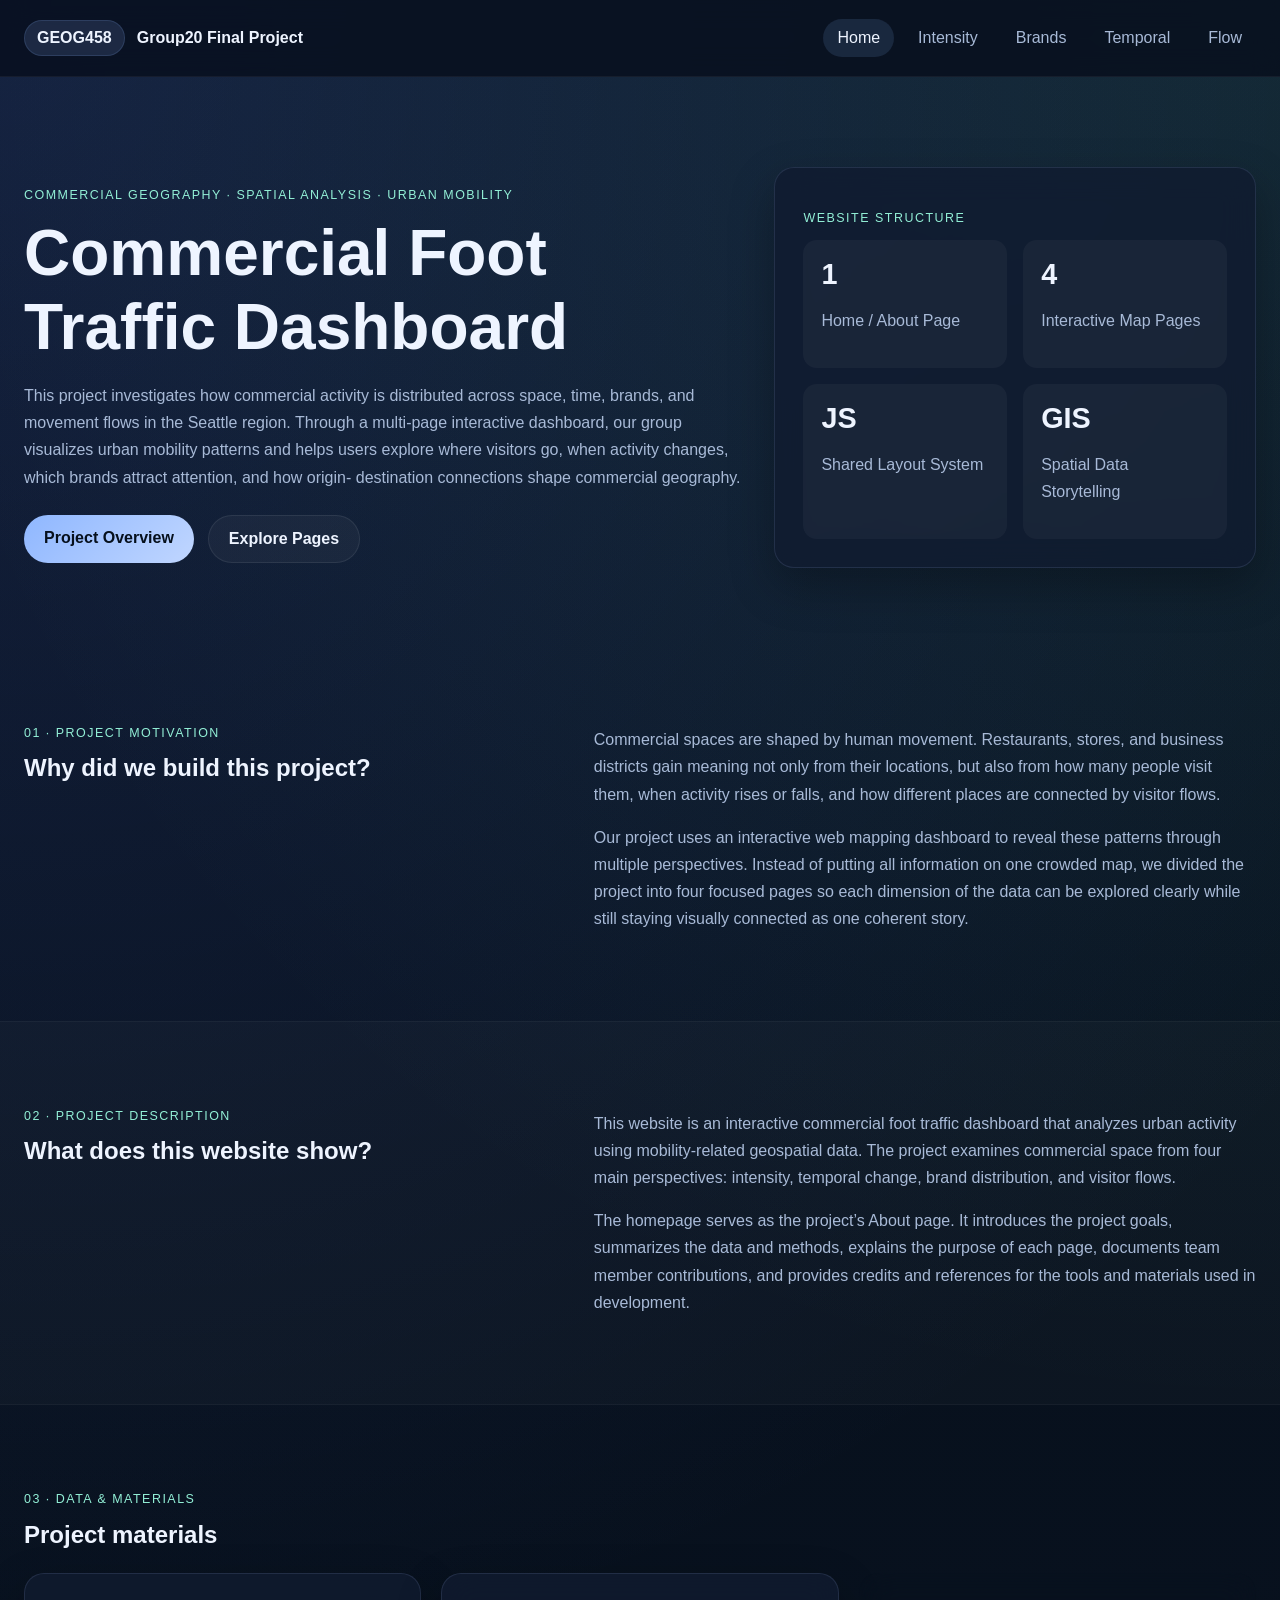
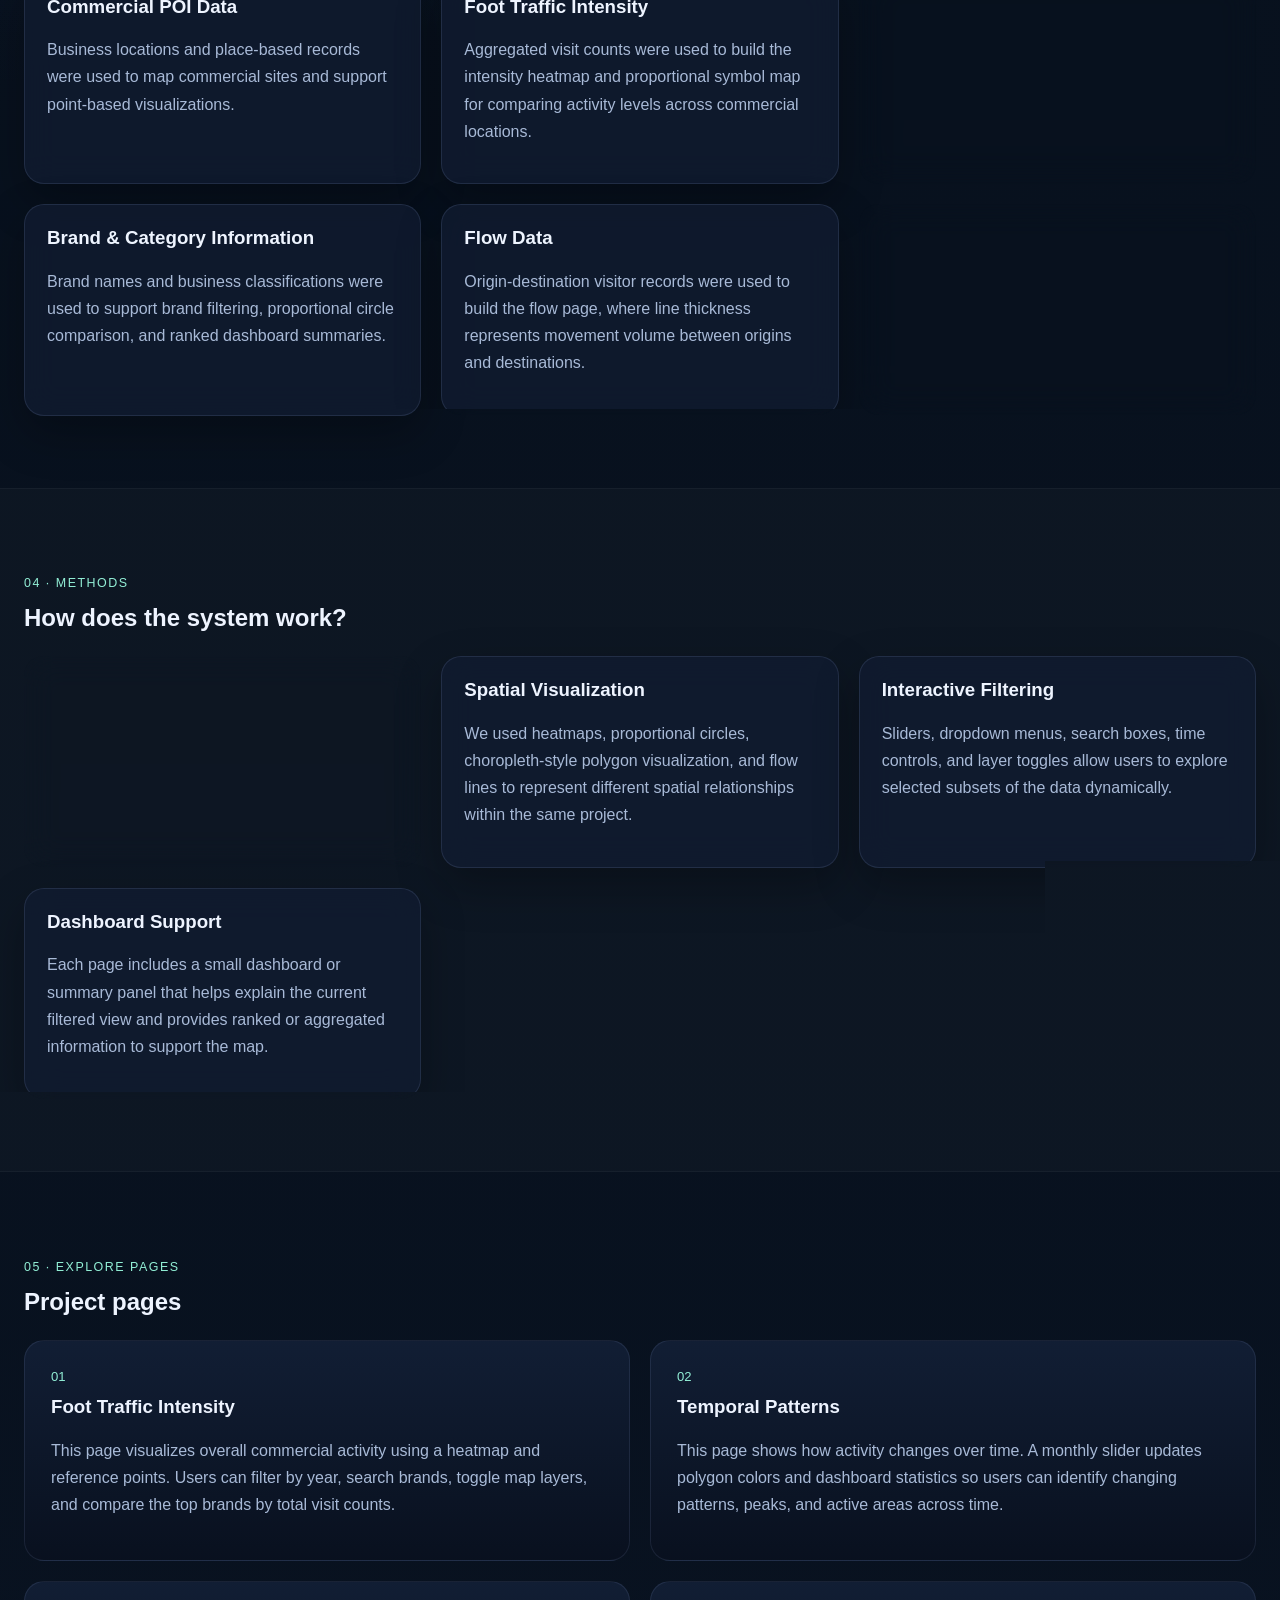
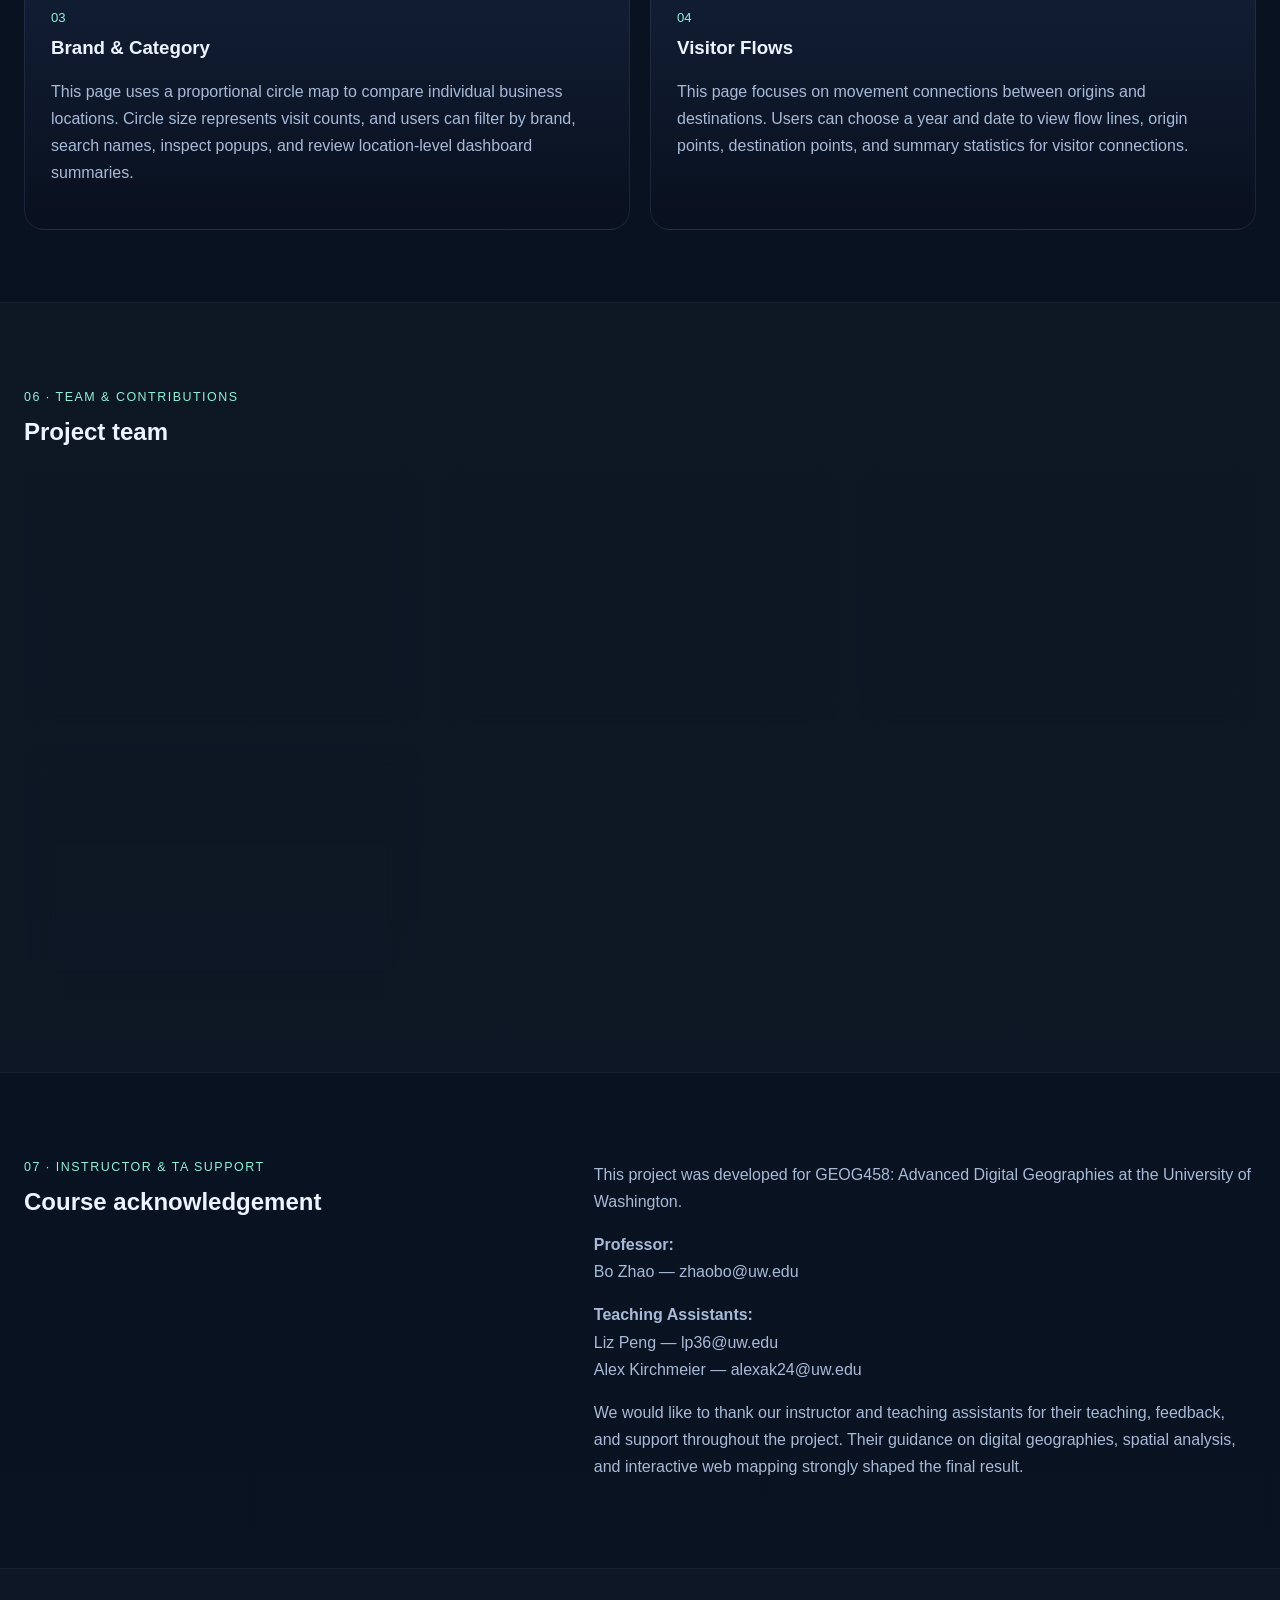
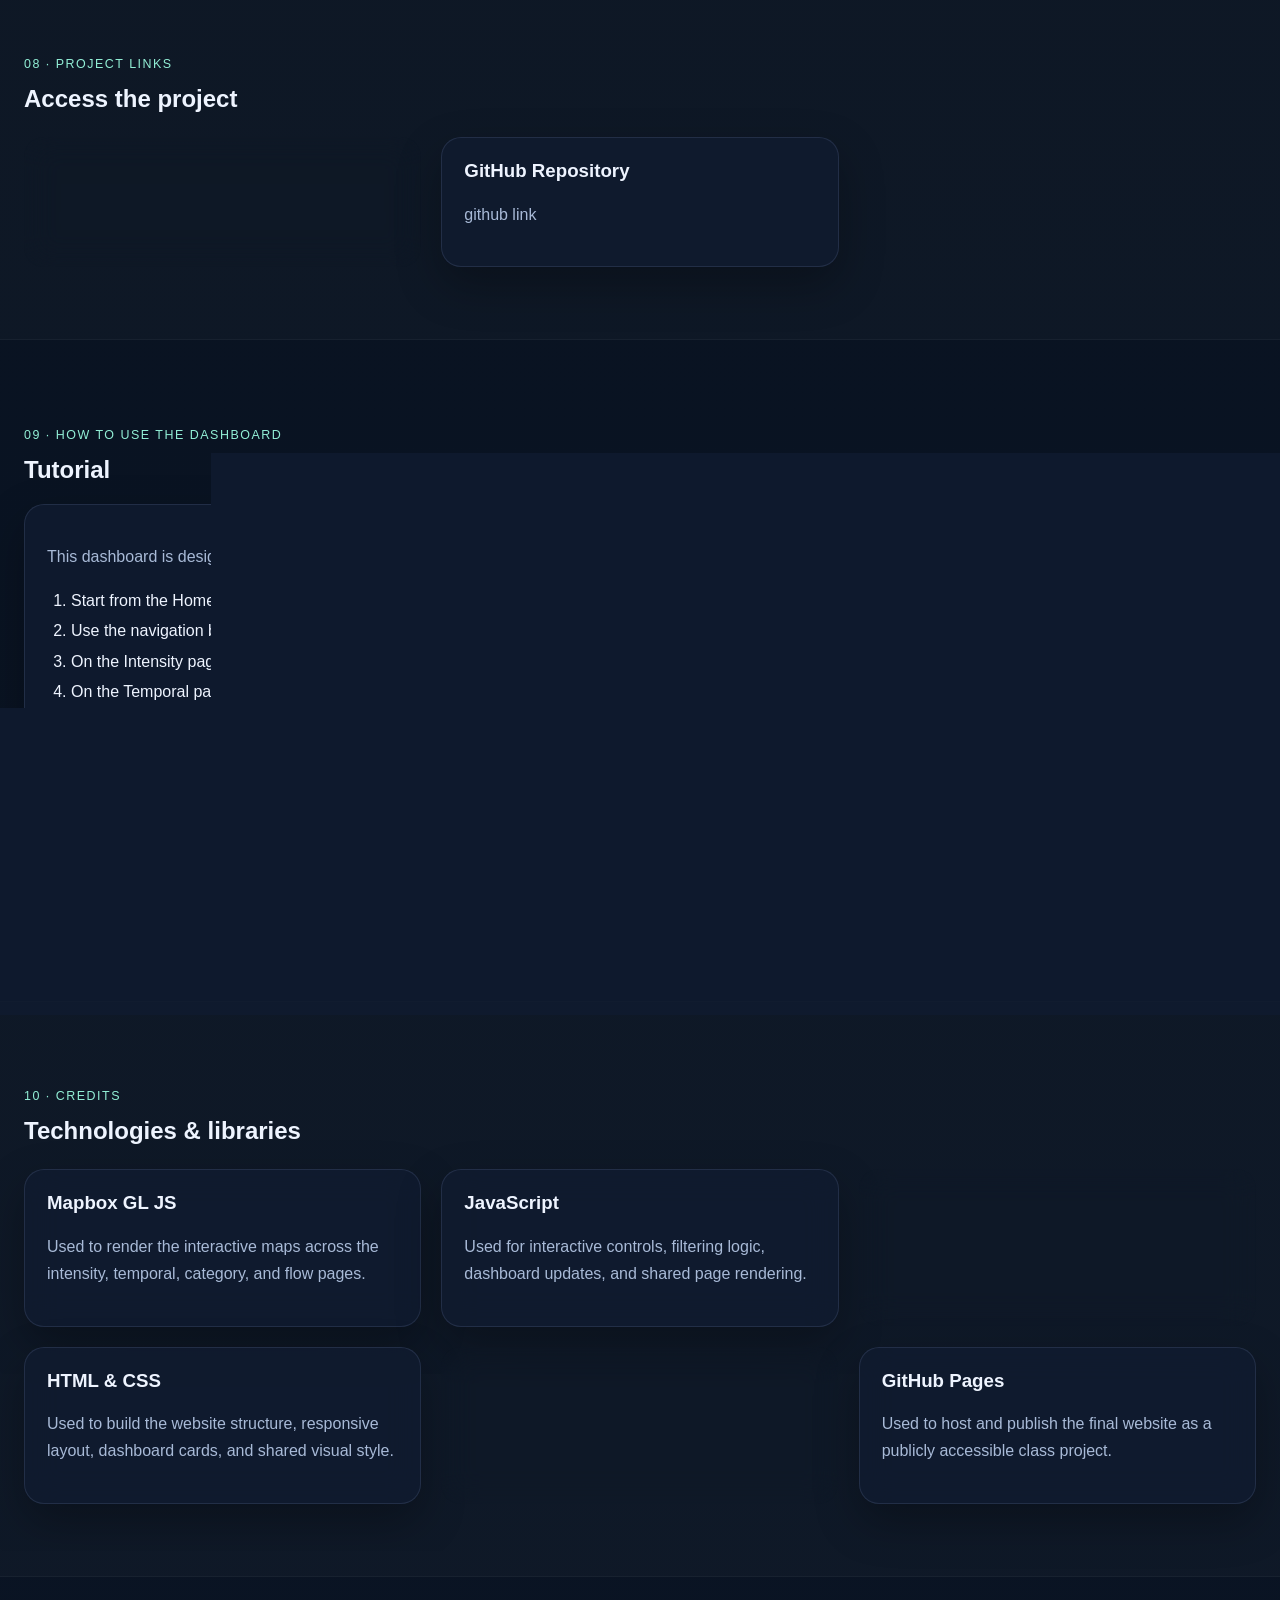
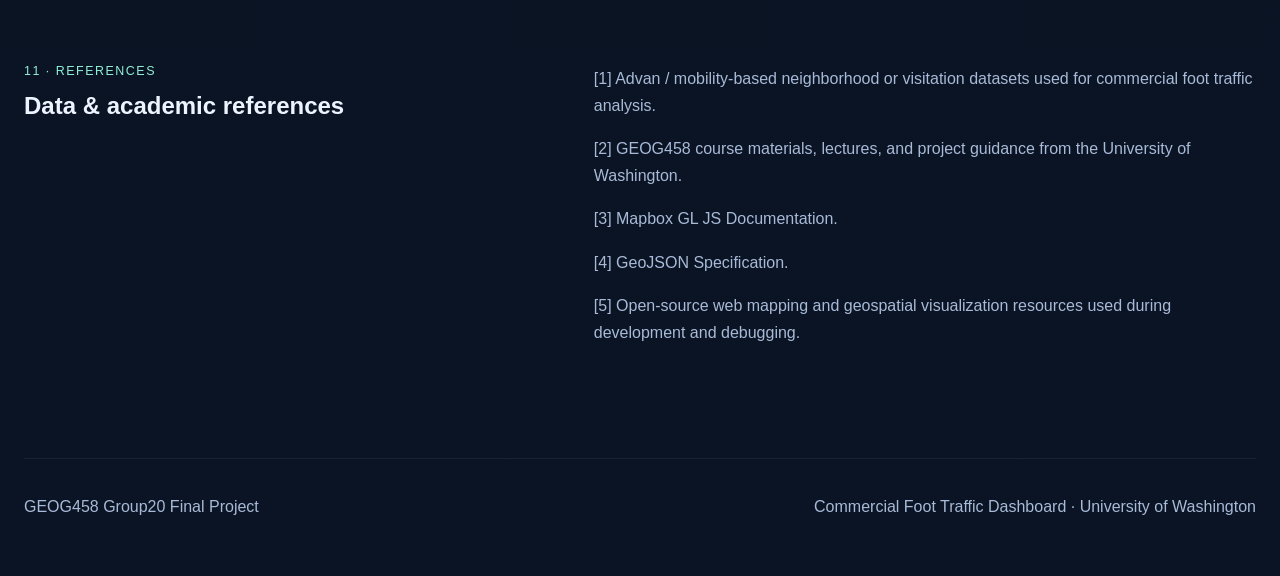
<file: index.html>
<!DOCTYPE html>
<html lang="en">
<head>
  <!--
    index.html
    --------------------------------------------------
    Main landing page of the project.
    This file only provides the root container.
    The full homepage layout is generated by js/main.js.
  -->
  <meta charset="UTF-8" />
  <meta name="viewport" content="width=device-width, initial-scale=1.0" />
  <title>GEOG458 Group20 Final Project</title>
  <link rel="stylesheet" href="css/style.css" />
</head>
<body>
  <!-- Root container where JavaScript injects the homepage -->
  <div id="app"></div>

  <script src="js/main.js"></script>
  <script>
    renderHomePage("app");
  </script>
</body>
</html>
</file>
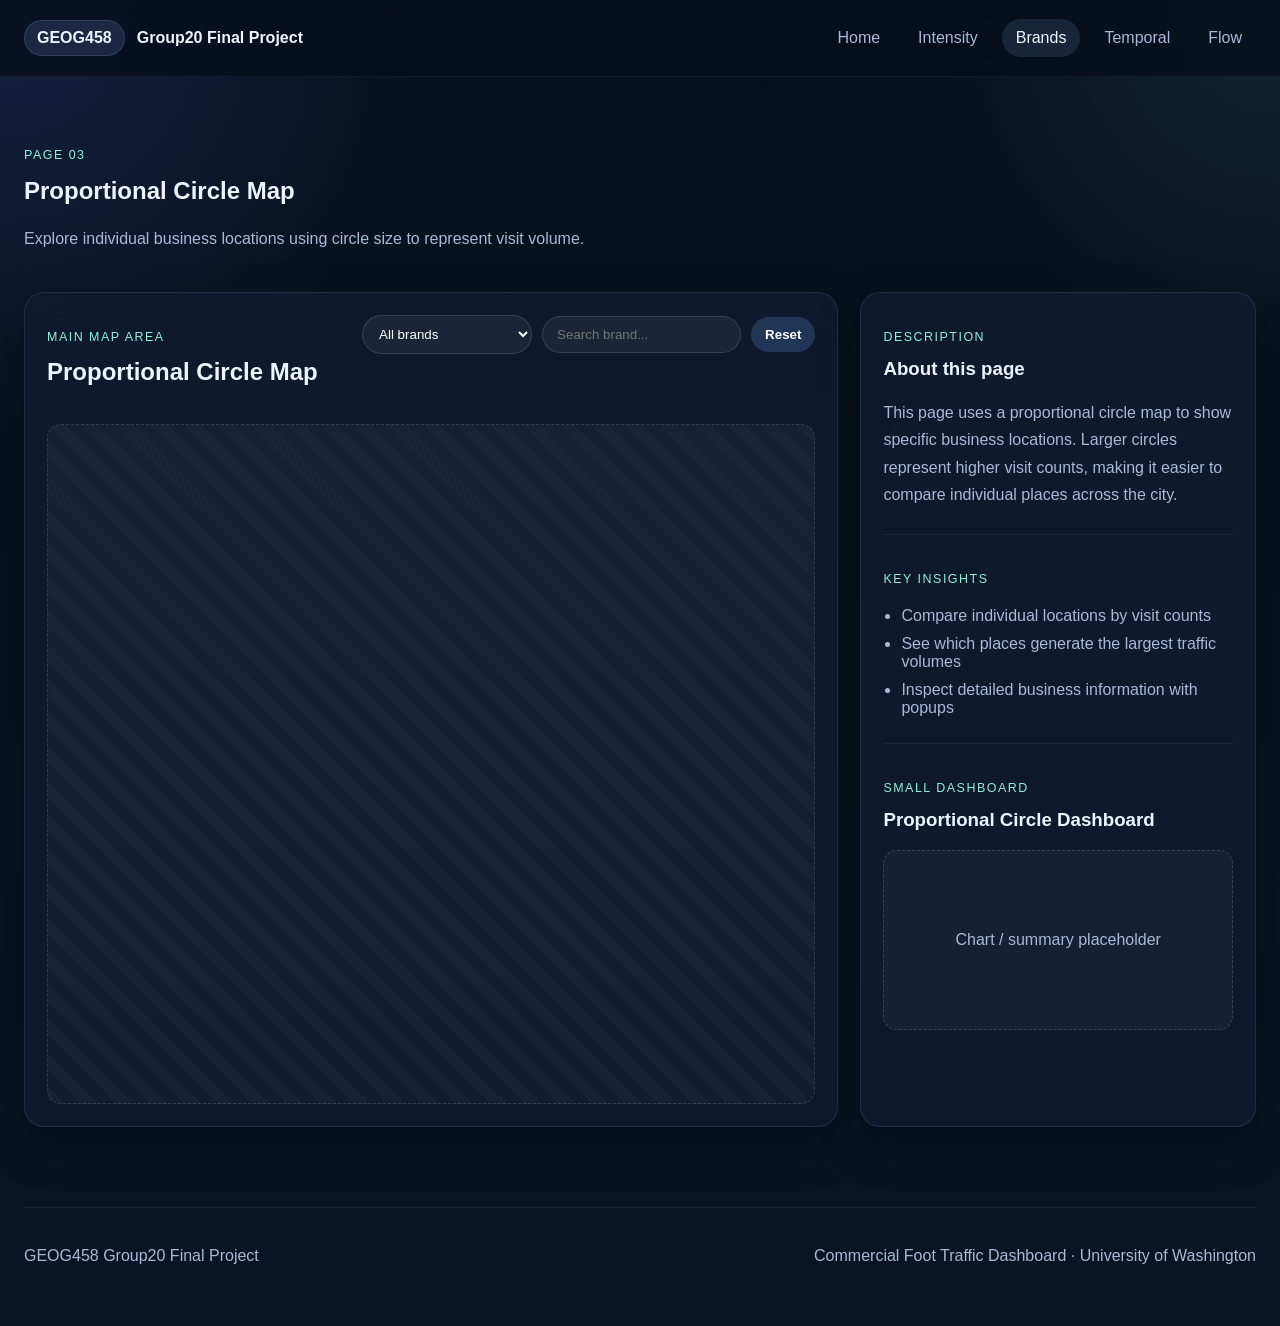
<file: pages/category.html>
<!DOCTYPE html>
<html lang="en">
<head>
  <meta charset="UTF-8" />
  <meta name="viewport" content="width=device-width, initial-scale=1.0" />
  <title>Proportional Circle Map</title>

  <link rel="stylesheet" href="../css/style.css" />
  <link href="https://api.mapbox.com/mapbox-gl-js/v3.9.4/mapbox-gl.css" rel="stylesheet" />
</head>
<body>

<div id="app"></div>

<script src="../js/main.js"></script>
<script src="https://api.mapbox.com/mapbox-gl-js/v3.9.4/mapbox-gl.js"></script>
<script src="../js/category.js"></script>

<script>
renderMapPage("app", {
  currentPage: "category",
  pageNumber: "03",
  title: "Proportional Circle Map",
  subtitle: "Explore individual business locations using circle size to represent visit volume.",
  description:
    "This page uses a proportional circle map to show specific business locations. Larger circles represent higher visit counts, making it easier to compare individual places across the city.",
  insights: [
    "Compare individual locations by visit counts",
    "See which places generate the largest traffic volumes",
    "Inspect detailed business information with popups"
  ],
  toolbar: ["Points", "Visit Counts", "Legend"],
  mapId: "category-map",
  panelTitle: "Proportional Circle Dashboard",
  chartId: "category-chart"
});

document.addEventListener("DOMContentLoaded", () => {
  initCategoryTemplate();
});
</script>

</body>
</html>
</file>
<file: css/style.css>
/*
  style.css
  ------------------------------------------------------------------
  Purpose:
  Shared visual styling for the entire website.

  Includes:
  - navigation bar
  - homepage hero
  - card layout
  - dashboard page layout
  - placeholders for future maps and charts
*/

:root {
  --bg: #081120;
  --bg-soft: #0e1a2f;
  --panel: rgba(17, 28, 48, 0.82);
  --border: rgba(173, 196, 255, 0.12);
  --text: #eef4ff;
  --muted: #a8bad7;
  --accent: #8fb7ff;
  --accent-2: #92efd6;
  --radius-lg: 20px;
  --radius-md: 14px;
  --shadow: 0 18px 45px rgba(0, 0, 0, 0.28);
  --max-width: 1280px;
}

* {
  box-sizing: border-box;
}

html {
  scroll-behavior: smooth;
}

body {
  margin: 0;
  font-family: Arial, Helvetica, sans-serif;
  color: var(--text);
  background:
    radial-gradient(circle at top left, rgba(92, 126, 255, 0.16), transparent 24%),
    radial-gradient(circle at top right, rgba(106, 236, 211, 0.10), transparent 20%),
    linear-gradient(180deg, #07101c 0%, #0a1424 100%);
}

a {
  text-decoration: none;
  color: inherit;
}

p {
  color: var(--muted);
  line-height: 1.7;
}

h1, h2, h3 {
  margin-top: 0;
}

.container {
  width: min(var(--max-width), calc(100% - 48px));
  margin: 0 auto;
}

.site-header {
  position: sticky;
  top: 0;
  z-index: 100;
  backdrop-filter: blur(14px);
  background: rgba(7, 14, 27, 0.78);
  border-bottom: 1px solid rgba(255,255,255,0.05);
}

.nav-wrapper {
  min-height: 76px;
  display: flex;
  align-items: center;
  justify-content: space-between;
  gap: 20px;
}

.brand {
  display: flex;
  align-items: center;
  gap: 12px;
  font-weight: 700;
}

.brand-badge {
  padding: 8px 12px;
  border-radius: 999px;
  background: rgba(143, 183, 255, 0.15);
  border: 1px solid rgba(143, 183, 255, 0.15);
}

.main-nav {
  display: flex;
  flex-wrap: wrap;
  gap: 10px;
}

.nav-link {
  padding: 10px 14px;
  border-radius: 999px;
  color: var(--muted);
  transition: 0.2s ease;
}

.nav-link:hover,
.nav-link.active {
  background: rgba(143, 183, 255, 0.13);
  color: var(--text);
}

.hero {
  padding: 90px 0 70px;
}

.hero-grid {
  display: grid;
  grid-template-columns: 1.2fr 0.8fr;
  gap: 28px;
  align-items: center;
}

.eyebrow,
.section-tag,
.mini-label {
  text-transform: uppercase;
  letter-spacing: 0.12em;
  font-size: 0.78rem;
  color: var(--accent-2);
  margin-bottom: 10px;
}

.hero h1 {
  font-size: clamp(2.8rem, 5vw, 5rem);
  margin-bottom: 18px;
}

.hero-actions {
  display: flex;
  gap: 14px;
  flex-wrap: wrap;
  margin-top: 24px;
}

.btn {
  padding: 14px 20px;
  border-radius: 999px;
  font-weight: 700;
}

.btn-primary {
  background: linear-gradient(135deg, var(--accent), #c0d6ff);
  color: #06101d;
}

.btn-secondary {
  border: 1px solid rgba(255,255,255,0.08);
  background: rgba(255,255,255,0.04);
}

.glass-card {
  background: var(--panel);
  border: 1px solid var(--border);
  border-radius: var(--radius-lg);
  box-shadow: var(--shadow);
  backdrop-filter: blur(16px);
}

.hero-panel {
  padding: 28px;
}

.stat-grid {
  display: grid;
  grid-template-columns: repeat(2, 1fr);
  gap: 16px;
}

.stat-card {
  padding: 18px;
  border-radius: var(--radius-md);
  background: rgba(255,255,255,0.04);
}

.stat-card h3 {
  font-size: 1.8rem;
  margin-bottom: 8px;
}

.section {
  padding: 72px 0;
}

.section-alt {
  background: rgba(255,255,255,0.02);
  border-top: 1px solid rgba(255,255,255,0.04);
  border-bottom: 1px solid rgba(255,255,255,0.04);
}

.two-column {
  display: grid;
  grid-template-columns: 0.9fr 1.1fr;
  gap: 28px;
}

.source-grid {
  display: grid;
  grid-template-columns: repeat(3, 1fr);
  gap: 20px;
  margin-top: 24px;
}

.source-card {
  padding: 22px;
}

.page-card-grid {
  display: grid;
  grid-template-columns: repeat(2, 1fr);
  gap: 20px;
  margin-top: 24px;
}

.page-card {
  padding: 26px;
  border-radius: var(--radius-lg);
  background: linear-gradient(180deg, rgba(18, 31, 53, 0.96), rgba(9, 17, 31, 0.96));
  border: 1px solid rgba(173, 196, 255, 0.10);
  transition: 0.2s ease;
}

.page-card:hover {
  transform: translateY(-4px);
  border-color: rgba(143, 183, 255, 0.30);
}

.page-number {
  display: inline-block;
  font-size: 0.82rem;
  color: var(--accent-2);
  margin-bottom: 12px;
}

.site-footer {
  padding: 24px 0 40px;
}

.footer-content {
  display: flex;
  justify-content: space-between;
  gap: 20px;
  flex-wrap: wrap;
  padding-top: 18px;
  border-top: 1px solid rgba(255,255,255,0.06);
}

.page-shell {
  padding-bottom: 56px;
}

.page-hero.compact {
  padding: 56px 0 24px;
}

.dashboard-layout {
  display: grid;
  grid-template-columns: 1.75fr 0.85fr;
  gap: 22px;
}

.map-stage,
.side-panel {
  padding: 22px;
}

.map-stage-top {
  display: flex;
  justify-content: space-between;
  align-items: start;
  gap: 18px;
  margin-bottom: 18px;
}

.fake-toolbar {
  display: flex;
  gap: 10px;
  flex-wrap: wrap;
}

.tool-pill {
  padding: 8px 12px;
  border-radius: 999px;
  background: rgba(255,255,255,0.05);
  color: var(--muted);
  font-size: 0.9rem;
}

.map-placeholder-large {
  min-height: 520px;
  border-radius: var(--radius-md);
  border: 1.5px dashed rgba(173, 196, 255, 0.18);
  display: flex;
  align-items: center;
  justify-content: center;
  background:
    linear-gradient(180deg, rgba(255,255,255,0.03), rgba(255,255,255,0.015)),
    repeating-linear-gradient(
      45deg,
      rgba(255,255,255,0.02),
      rgba(255,255,255,0.02) 12px,
      transparent 12px,
      transparent 24px
    );
}

.placeholder-content {
  text-align: center;
  padding: 24px;
}

.side-section + .side-section {
  margin-top: 26px;
  padding-top: 22px;
  border-top: 1px solid rgba(255,255,255,0.06);
}

.insight-list {
  padding-left: 18px;
  color: var(--muted);
}

.insight-list li {
  margin-bottom: 10px;
}

.chart-placeholder {
  min-height: 180px;
  border-radius: var(--radius-md);
  border: 1.5px dashed rgba(146, 239, 214, 0.20);
  display: grid;
  place-items: center;
  background: rgba(255,255,255,0.03);
  color: var(--muted);
  text-align: center;
  padding: 16px;
}

@media (max-width: 1100px) {
  .hero-grid,
  .two-column,
  .source-grid,
  .page-card-grid,
  .dashboard-layout {
    grid-template-columns: 1fr;
  }
}

@media (max-width: 760px) {
  .container {
    width: min(var(--max-width), calc(100% - 28px));
  }

  .nav-wrapper {
    flex-direction: column;
    align-items: start;
    padding: 14px 0;
  }

  .hero {
    padding: 60px 0 50px;
  }

  .hero h1 {
    font-size: 2.4rem;
  }

  .map-stage-top {
    flex-direction: column;
  }
}


.intensity-dashboard-grid {
  display: grid;
  grid-template-columns: 1fr 1fr;
  gap: 16px;
}

.dashboard-card {
  background: rgba(255,255,255,0.04);
  border: 1px solid rgba(120,180,255,0.18);
  border-radius: 14px;
  padding: 16px;
}

.dashboard-card h3 {
  margin-top: 0;
  margin-bottom: 12px;
  font-size: 1rem;
  color: #dce9ff;
}

.dashboard-card-wide {
  grid-column: 1 / -1;
}

.metric-row {
  display: flex;
  justify-content: space-between;
  gap: 12px;
  padding: 8px 0;
  border-bottom: 1px solid rgba(255,255,255,0.06);
}

.metric-row:last-child {
  border-bottom: none;
}

.metric-row span {
  color: #b9c7de;
}

.metric-row strong {
  color: #ffffff;
}

.bar-item {
  margin-bottom: 14px;
}

.bar-label-row {
  display: flex;
  justify-content: space-between;
  gap: 10px;
  margin-bottom: 6px;
  font-size: 0.92rem;
}

.bar-label {
  color: #dbe7fb;
  max-width: 75%;
}

.bar-value {
  color: #8ec5ff;
  font-weight: 600;
}

.bar-track {
  width: 100%;
  height: 10px;
  border-radius: 999px;
  background: rgba(255,255,255,0.08);
  overflow: hidden;
}

.bar-fill {
  height: 100%;
  border-radius: 999px;
  background: linear-gradient(90deg, #4da3ff, #7fd1ff);
}

@media (max-width: 900px) {
  .intensity-dashboard-grid {
    grid-template-columns: 1fr;
  }

  .dashboard-card-wide {
    grid-column: auto;
  }
}
</file>
